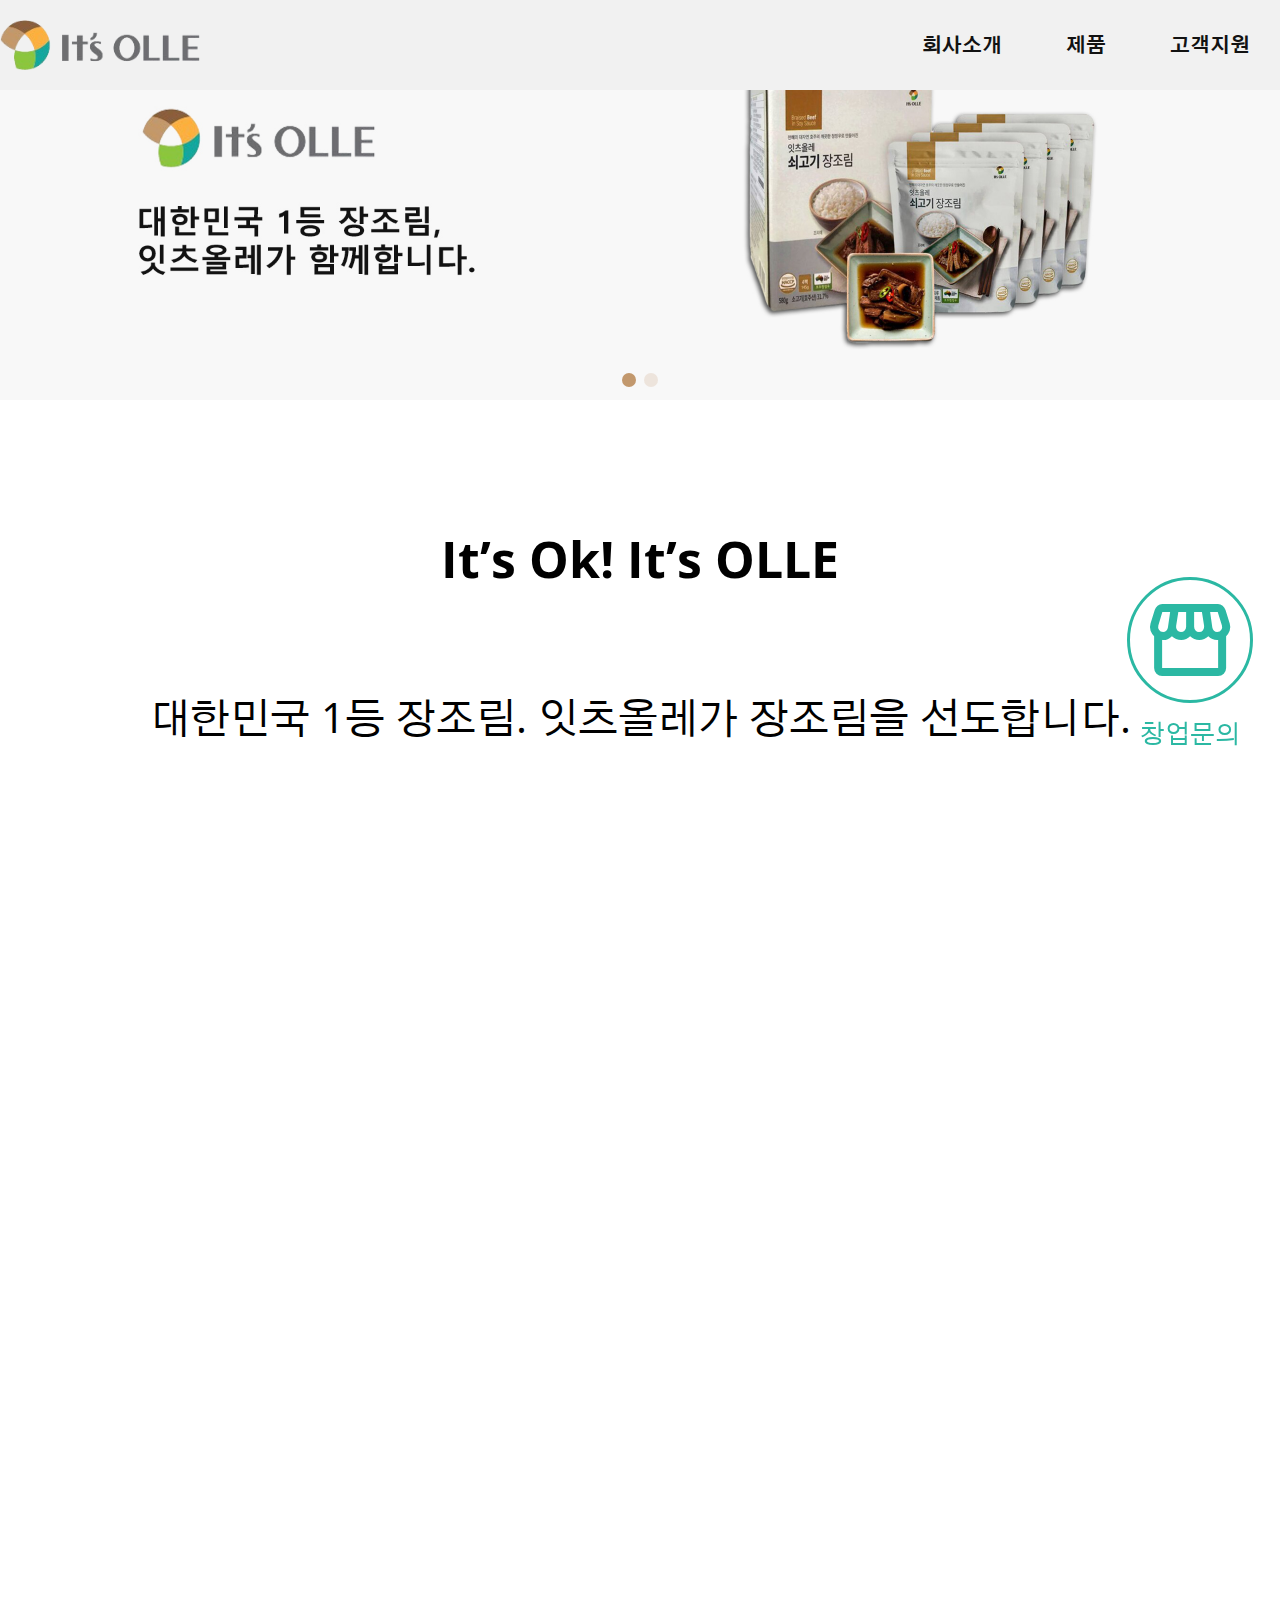
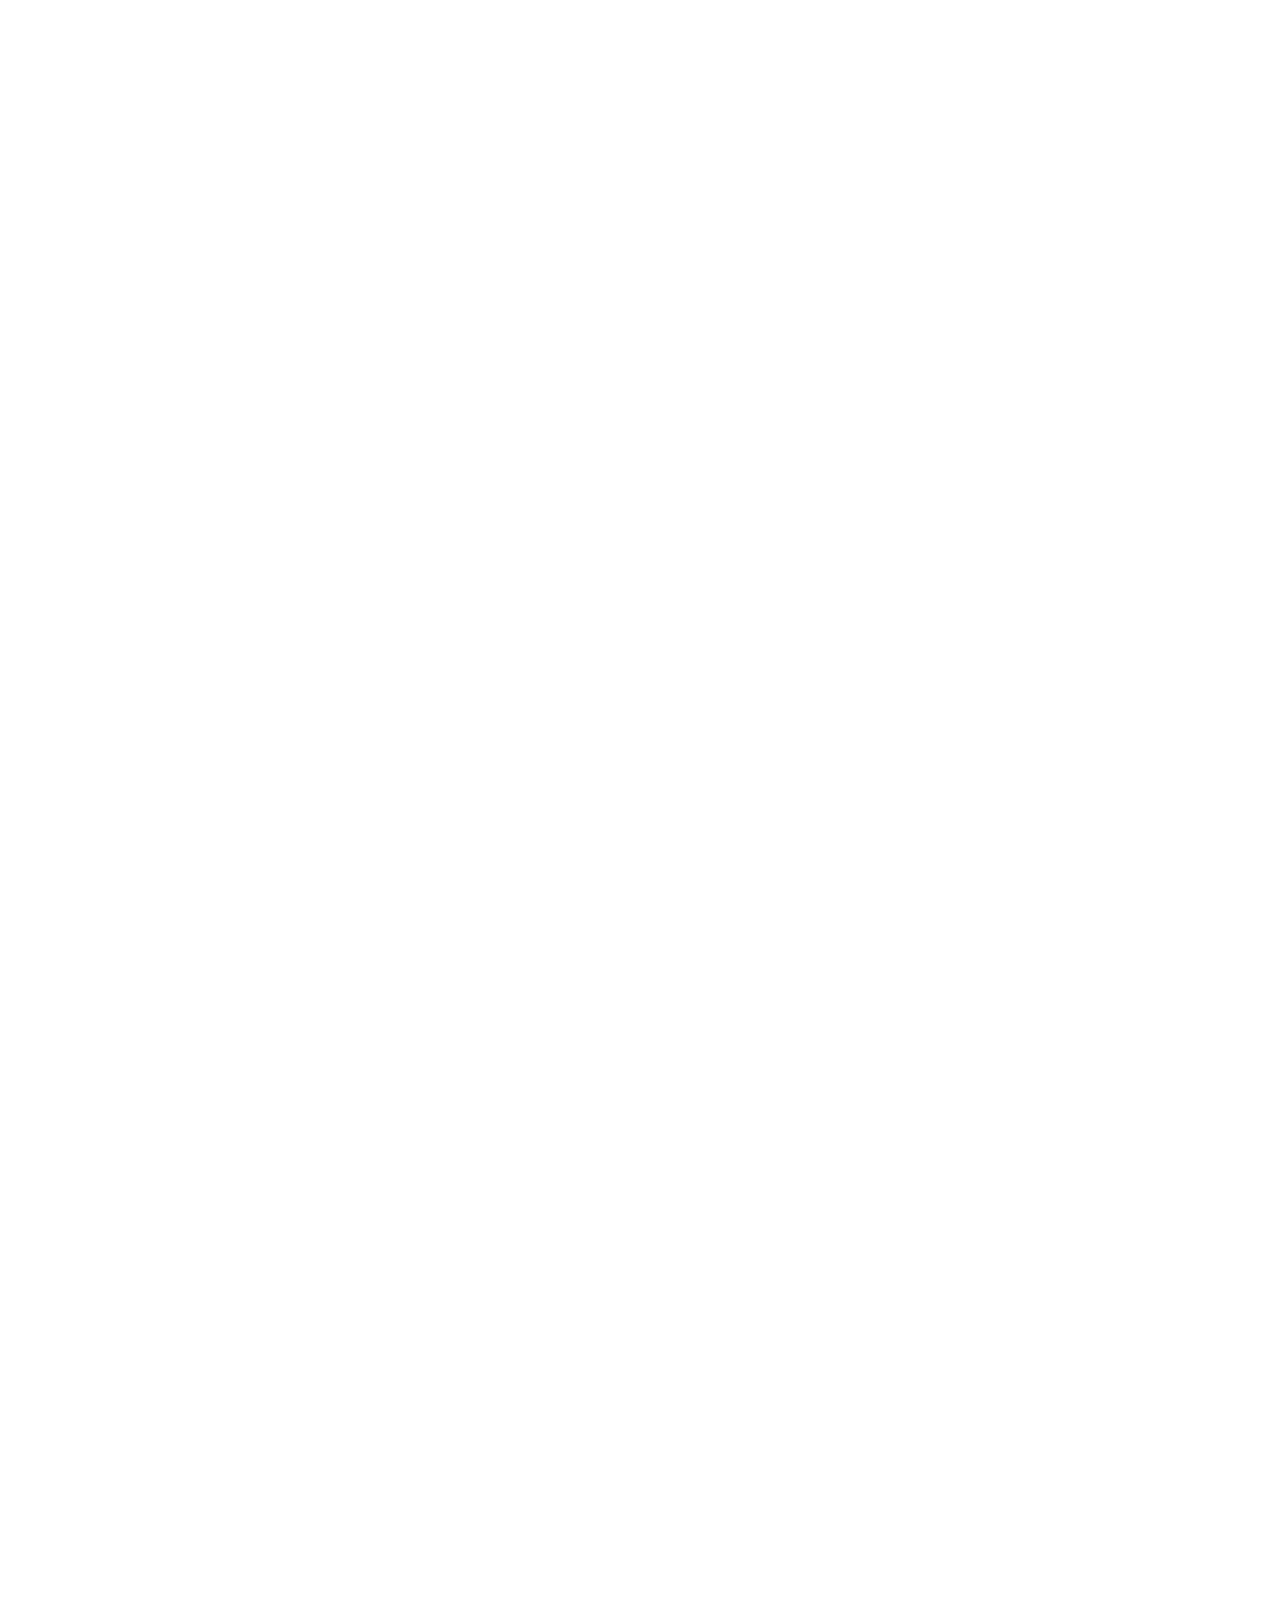
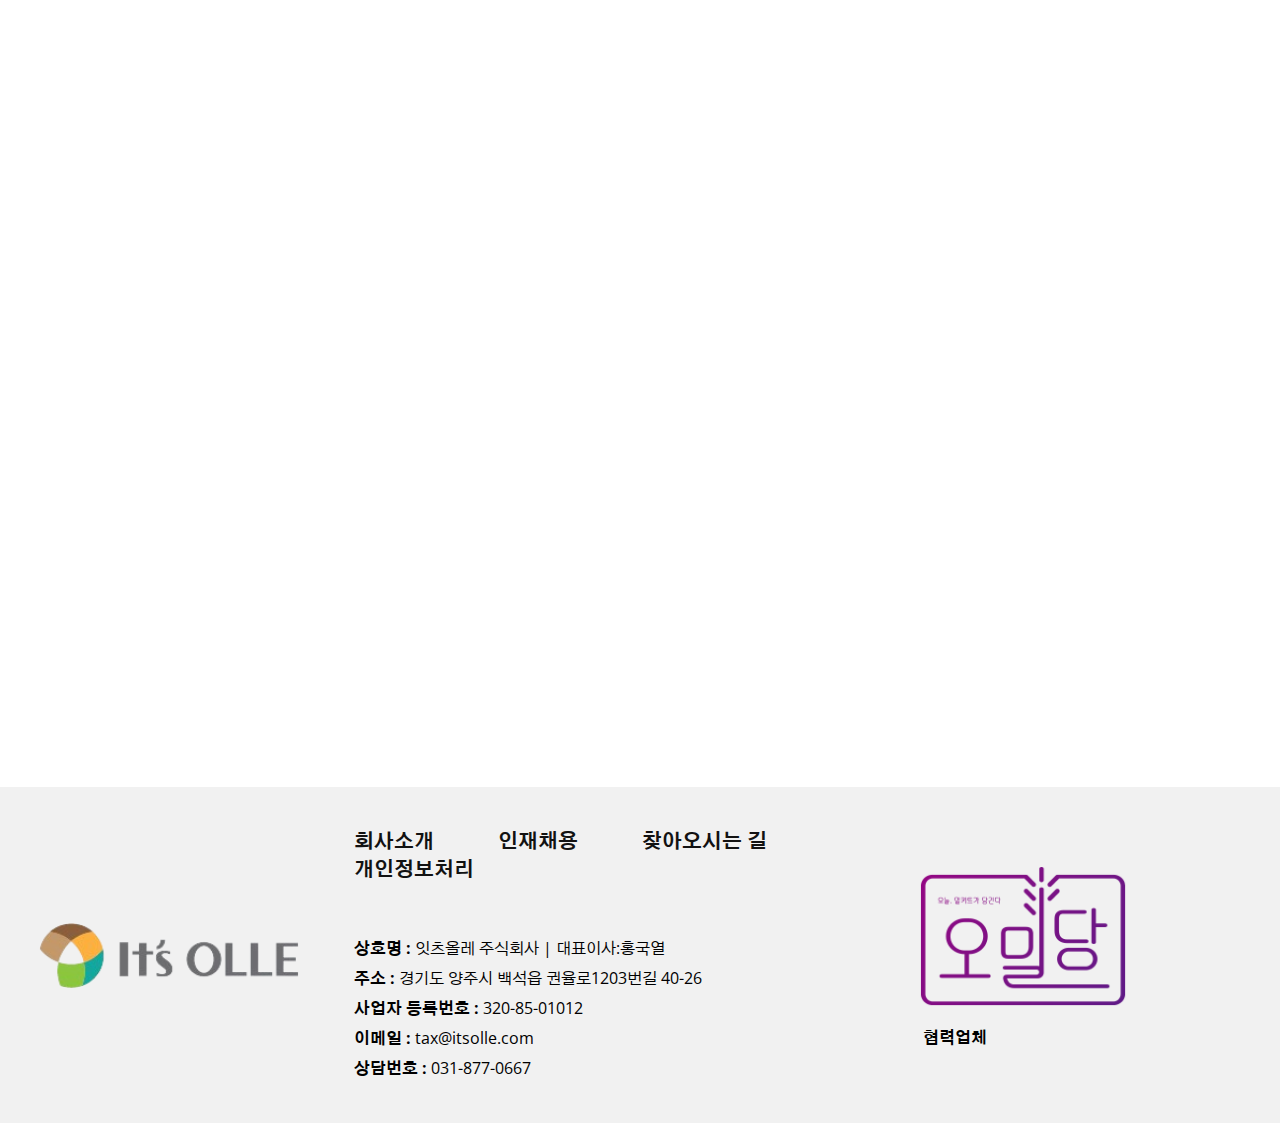
<file: 2-olleh/index-2.html>
<!DOCTYPE html>
<html lang="ko">
<head>
<meta charset="UTF-8">
<meta http-equiv="X-UA-Compatible" content="IE=edge">
<meta name="viewport" content="width=device-width, initial-scale=1.0">
<link href="https://fonts.googleapis.com/css2?family=Material+Symbols+Outlined" rel="stylesheet" />
<link rel="stylesheet" href="https://cdn.jsdelivr.net/npm/swiper@9/swiper-bundle.min.css"/>
<link href="https://cdn.jsdelivr.net/npm/aos@2.3.4/dist/aos.css" rel="stylesheet" />
<link rel="icon" href="img/1p/favicon.png" type="img/png" sizes="40x40">
<link rel="stylesheet" href="css/1p/common.css">
<link rel="stylesheet" href="css/2p/index-2.css">
<title>IT's OLLE</title>
<style>

</style>
</head>
<body>

    

<main>
    <header>
            <div class="container flex-box">
                <div class="logo">
                    <a href="index.html"><img src="img/1p/logo.png" alt="logo"></a>
                </div>
                <ul>
                <li><a href="index-2.html">회사소개</a></li>
                <li><a href="index-3.html">제품</a></li>
                <li><a href="#">고객지원</a></li>
                <li class="menu">
                    <span class="material-symbols-outlined">menu</span>
                    <ul class="list">
                    <li><a href="index-2.html">회사소개</a></li>
                    <li><a href="index-3.html">제품</a></li>
                    <li><a href="#">고객지원</a></li>
                    </ul>
                </li>
                </ul>
        </header>


        <section class="sec1">
        <div>
            <div class="swiper mySwiper">
            <div class="swiper-wrapper">
                <div class="swiper-slide">
                <div>
                    <img src="img/2p/2p-b-1.jpg" alt="" class="pc-img">
                    <img src="img/2p/2p-b-1-ta.png" alt="" class="ta-img">
                    <img src="img/2p/2p-b-1-mo.png" alt="" class="mo-img">
                </div>
                </div>
                <div class="swiper-slide">
                <div>
                    <img src="img/2p/2p-b-2.jpg" alt="" class="pc-img">
                    <img src="img/2p/2p-b-2-ta.png" alt="" class="ta-img">
                    <img src="img/2p/2p-b-2-mo.png" alt="" class="mo-img">
                </div>
                </div>
            </div> <!-- swiper-wrapper 끝 -->
            <div class="swiper-pagination"></div> <!-- 페이지네이션 꼭 추가 -->
            </div> <!-- swiper 끝 -->
        </div>
        </section>


        <section class="sec2">
            <div class="container">
                <h2>It’s Ok! It’s OLLE</h2>
                <span>대한민국 1등 장조림. <br>잇츠올레가 장조림을 선도합니다.</span>
                <h2 data-aos="zoom-in" data-aos-duration="600" data-aos-easing="ease-out-cubic">잇츠올레의 이야기</h2>
                <div data-aos="fade-down" data-aos-delay="200" data-aos-duration="600"><img src="img/2p/s2-2-1-1.png" alt=""></div>
            </div>
        </section>

                <section class="sec3-2">
            <div class="store flex-box">
                <a href="#">
                    <div class="icon">
                        <svg xmlns="http://www.w3.org/2000/svg" height="120px" viewBox="0 -960 960 960" width="120px" fill="#2bb8a3"><path d="M841-518v318q0 33-23.5 56.5T761-120H201q-33 0-56.5-23.5T121-200v-318q-23-21-35.5-54t-.5-72l42-136q8-26 28.5-43t47.5-17h556q27 0 47 16.5t29 43.5l42 136q12 39-.5 71T841-518Zm-272-42q27 0 41-18.5t11-41.5l-22-140h-78v148q0 21 14 36.5t34 15.5Zm-180 0q23 0 37.5-15.5T441-612v-148h-78l-22 140q-4 24 10.5 42t37.5 18Zm-178 0q18 0 31.5-13t16.5-33l22-154h-78l-40 134q-6 20 6.5 43t41.5 23Zm540 0q29 0 42-23t6-43l-42-134h-76l22 154q3 20 16.5 33t31.5 13ZM201-200h560v-282q-5 2-6.5 2H751q-27 0-47.5-9T663-518q-18 18-41 28t-49 10q-27 0-50.5-10T481-518q-17 18-39.5 28T393-480q-29 0-52.5-10T299-518q-21 21-41.5 29.5T211-480h-4.5q-2.5 0-5.5-2v282Zm560 0H201h560Z"/></svg>
                        <span>창업문의</span>
                    </div>
                </a>
            </div>
        </section>

        <section class="sec3-2-npc">
            <ul class="bnav flex-box">
                <li>
                <a href="#" class="made">
                    <svg xmlns="http://www.w3.org/2000/svg" height="60px" viewBox="0 -960 960 960" width="60px" fill="#effffc">
                    <path d="M841-518v318q0 33-23.5 56.5T761-120H201q-33 0-56.5-23.5T121-200v-318q-23-21-35.5-54t-.5-72l42-136q8-26 28.5-43t47.5-17h556q27 0 47 16.5t29 43.5l42 136q12 39-.5 71T841-518Zm-272-42q27 0 41-18.5t11-41.5l-22-140h-78v148q0 21 14 36.5t34 15.5Zm-180 0q23 0 37.5-15.5T441-612v-148h-78l-22 140q-4 24 10.5 42t37.5 18Zm-178 0q18 0 31.5-13t16.5-33l22-154h-78l-40 134q-6 20 6.5 43t41.5 23Zm540 0q29 0 42-23t6-43l-42-134h-76l22 154q3 20 16.5 33t31.5 13ZM201-200h560v-282q-5 2-6.5 2H751q-27 0-47.5-9T663-518q-18 18-41 28t-49 10q-27 0-50.5-10T481-518q-17 18-39.5 28T393-480q-29 0-52.5-10T299-518q-21 21-41.5 29.5T211-480h-4.5q-2.5 0-5.5-2v282Zm560 0H201h560Z"/>
                    </svg>
                    <span>창업문의</span>
                </a>
                </li>
                <li>
                <a href="#" class="made">
                    <svg xmlns="http://www.w3.org/2000/svg" height="60px" viewBox="0 -960 960 960" width="60px" fill="#effffc">
                    <path d="M798-120q-125 0-247-54.5T329-329Q229-429 174.5-551T120-798q0-18 12-30t30-12h162q14 0 25 9.5t13 22.5l26 140q2 16-1 27t-11 19l-97 98q20 37 47.5 71.5T387-386q31 31 65 57.5t72 48.5l94-94q9-9 23.5-13.5T670-390l138 28q14 4 23 14.5t9 23.5v162q0 18-12 30t-30 12ZM241-600l66-66-17-94h-89q5 41 14 81t26 79Zm358 358q39 17 79.5 27t81.5 13v-88l-94-19-67 67ZM241-600Zm358 358Z"/>
                    </svg>
                    <span>고객센터</span>
                </a>
                </li>
                <li>
                <a href="#" class="made">
                    <svg xmlns="http://www.w3.org/2000/svg" height="60px" viewBox="0 -960 960 960" width="60px" fill="#effffc"><path d="M240-399h313v-60H240v60Zm0-130h480v-60H240v60Zm0-130h480v-60H240v60ZM80-80v-740q0-24 18-42t42-18h680q24 0 42 18t18 42v520q0 24-18 42t-42 18H240L80-80Zm134-220h606v-520H140v600l74-80Zm-74 0v-520 520Z"/></svg>
                    <span>문의하기</span>
                </a>
                </li>
            </ul>
        </section>
        
</main>

    <footer>
    <div class="fo">
        <div class="flex-box">

        
        <div class="footer-logo">
            <img src="img/1p/logo.png" alt="">
        </div>

        
        <div class="footer-center">
            <div class="top">
            <ul>
                <li><a href="#">회사소개</a></li>
                <li><a href="#">인재채용</a></li>
                <li><a href="#">찾아오시는 길</a></li>
                <li><a href="#">개인정보처리</a></li>
            </ul>
            </div>
            <div class="info">
            <p><span>상호명 :</span> 잇츠올레 주식회사 | 대표이사:홍국열</p>
            <p><span>주소 :</span> 경기도 양주시 백석읍 권율로1203번길 40-26</p>
            <p><span>사업자 등록번호 :</span> 320-85-01012</p>
            <p><span>이메일 :</span> tax@itsolle.com</p>
            <p><span>상담번호 :</span> 031-877-0667</p>
            </div>
        </div>

        
        <div class="par">
            <div class="logo2">
            <a href="#"><img src="img/1p/logo2.png" alt=""></a>
            <p>협력업체</p>
            </div>
        </div>

        </div>
    </div>
    </footer>


<script src="https://ajax.googleapis.com/ajax/libs/jquery/3.5.1/jquery.min.js"></script>
<script src="js/1p/common.js"></script>
<script src="js/2p/index-2.js"></script>
<script src="https://cdn.jsdelivr.net/npm/swiper@9/swiper-bundle.min.js"></script>
<script>
    var swiper = new Swiper(".mySwiper", {
     slidesPerView: 1,
     spaceBetween: 30,
    
    pagination: {
        clickable: true,
        el: ".swiper-pagination",
    },
    loop: true,
});


  var swiper_2 = new Swiper(".mySwiper_2", {
    slidesPerView: 1.2,
    spaceBetween: 30,
 
    pagination: {
      el: ".swiper-pagination",
      clickable: true,
    },
    loop: true,
  });
</script>

<script src="https://cdn.jsdelivr.net/npm/aos@2.3.4/dist/aos.js"></script>

<script>
    AOS.init({
      disable: 'mobile',
      once: true,
      duration: 800
    });
</script>


</body>
</html>
</file>
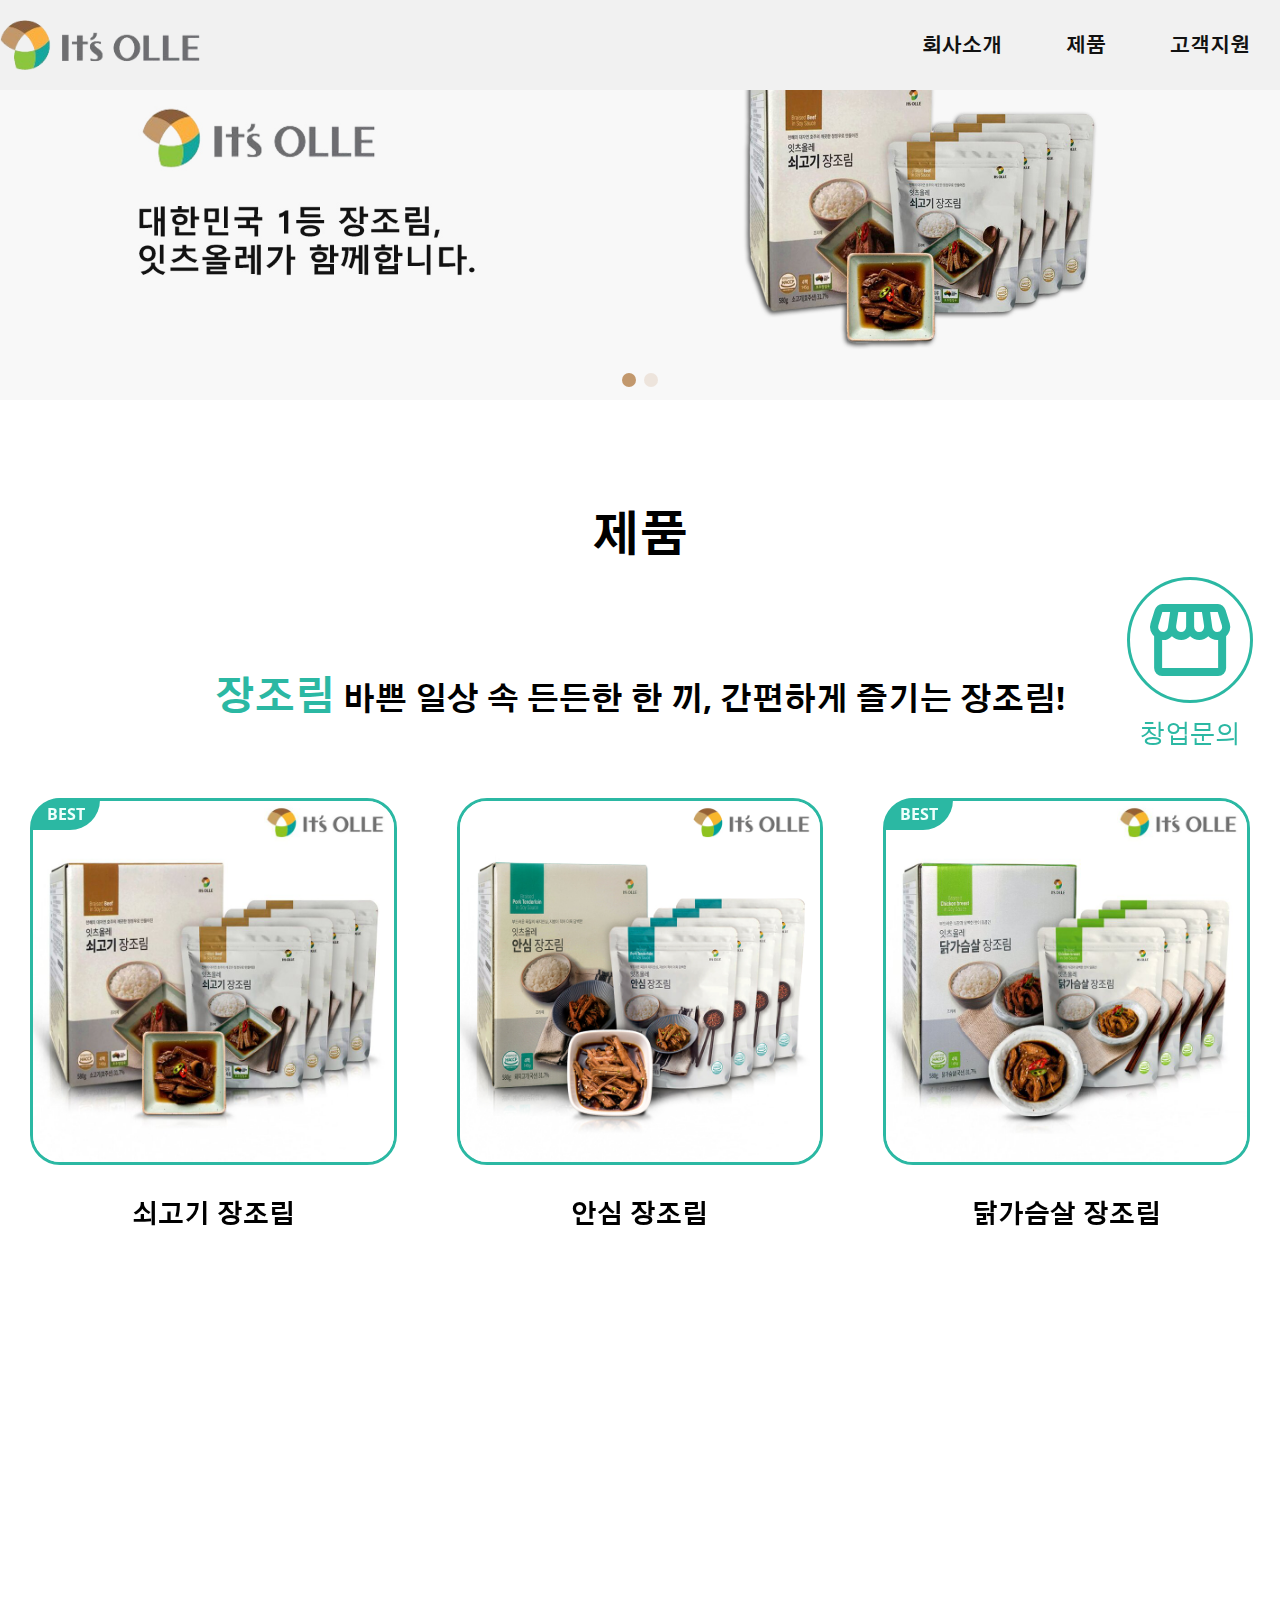
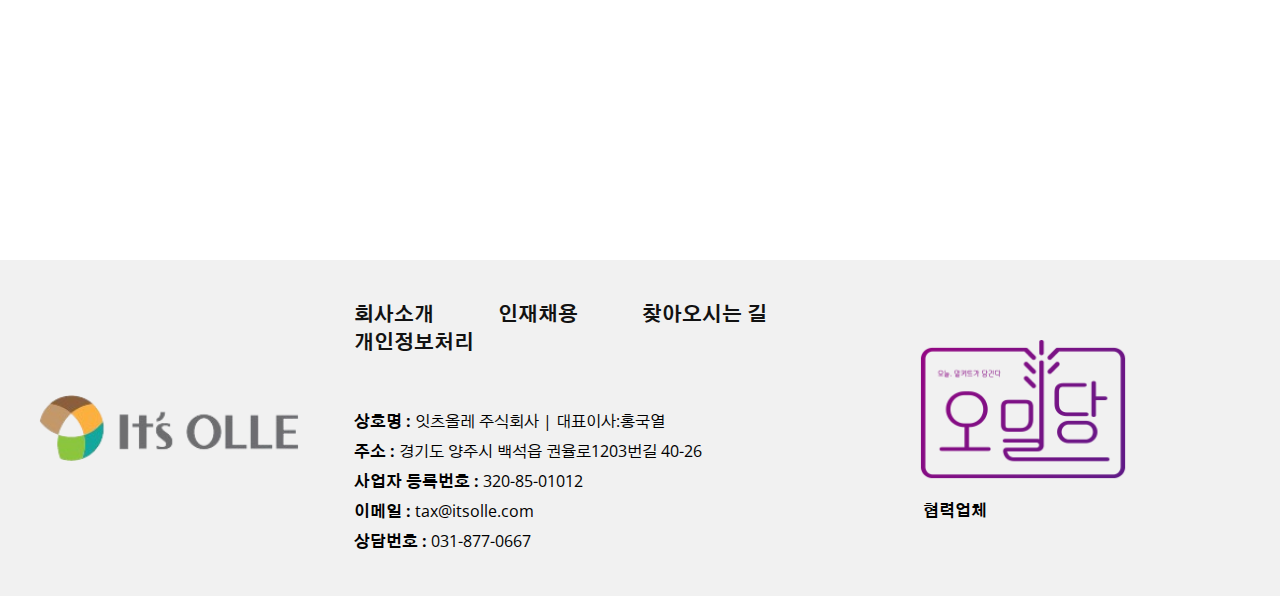
<file: 2-olleh/index-3.html>
<!DOCTYPE html>
<html lang="ko">
<head>
<meta charset="UTF-8">
<meta http-equiv="X-UA-Compatible" content="IE=edge">
<meta name="viewport" content="width=device-width, initial-scale=1.0">
<link href="https://fonts.googleapis.com/css2?family=Material+Symbols+Outlined" rel="stylesheet" />
<link rel="stylesheet" href="https://cdn.jsdelivr.net/npm/swiper@9/swiper-bundle.min.css"/>
<link href="https://cdn.jsdelivr.net/npm/aos@2.3.4/dist/aos.css" rel="stylesheet" />
<link rel="icon" href="img/1p/favicon.png" type="img/png" sizes="40x40">
<link rel="stylesheet" href="css/1p/common.css">
<link rel="stylesheet" href="css/2p/index-2.css">
<link rel="stylesheet" href="css/3p/index-3.css">
<title>IT's OLLE</title>
<style>

</style>
</head>
<body>

    <main>
        <header>
            <div class="container flex-box">
                <div class="logo">
                    <a href="index.html"><img src="img/1p/logo.png" alt="logo"></a>
                </div>
                <ul>
                <li><a href="index-2.html">회사소개</a></li>
                <li><a href="#">제품</a></li>
                <li><a href="#">고객지원</a></li>
                <li class="menu">
                    <span class="material-symbols-outlined">menu</span>
                    <ul class="list">
                    <li><a href="index-2.html">회사소개</a></li>
                    <li><a href="#">제품</a></li>
                    <li><a href="#">고객지원</a></li>
                    </ul>
                </li>
                </ul>
        </header>

        <section class="sec1">
        <div>
            <div class="swiper mySwiper">
            <div class="swiper-wrapper">
                <div class="swiper-slide">
                <div>
                    <img src="img/2p/2p-b-1.jpg" alt="" class="pc-img">
                    <img src="img/2p/2p-b-1-ta.png" alt="" class="ta-img">
                    <img src="img/2p/2p-b-1-mo.png" alt="" class="mo-img">
                </div>
                </div>
                <div class="swiper-slide">
                <div>
                    <img src="img/2p/2p-b-2.jpg" alt="" class="pc-img">
                    <img src="img/2p/2p-b-2-ta.png" alt="" class="ta-img">
                    <img src="img/2p/2p-b-2-mo.png" alt="" class="mo-img">
                </div>
                </div>
            </div> <!-- swiper-wrapper 끝 -->
            <div class="swiper-pagination"></div> <!-- 페이지네이션 꼭 추가 -->
            </div> <!-- swiper 끝 -->
        </div>
        </section>

        <section class="sec3-1">
                    <h2>제품</h2>
                    <h3><span>장조림</span><br> 바쁜 일상 속 든든한 한 끼,<br class="br-ta"> 간편하게 즐기는 장조림!</h3>
            <div class="container flex-box">

                <div data-aos="fade-right">
                    <div class="img-box">
                        <span class="badge best">BEST</span>
                        <a href="index-4.html"><img src="img/3p/2p-s1-1.jpg" alt="쇠고기 장조림"></a>
                    </div>
                    <p>쇠고기 장조림</p>
                </div>      

                <div data-aos="fade-down" data-aos-delay="100">
                    <div class="img-box">
                    <a href="#"><img src="img/3p/2p-s1-2.jpg" alt="안심 장조림"></a>
                    </div>
                    <p>안심 장조림</p>
                </div>

                <div data-aos="fade-left" data-aos-delay="200">
                    <div class="img-box">
                        <span class="badge best">BEST</span>
                        <a href="#"><img src="img/3p/2p-s1-3.jpg" alt="닭가슴살 장조림"></a>
                    </div>
                    <p>닭가슴살 장조림</p>
                </div>

                <div data-aos="fade-right" data-aos-delay="300">
                    <div class="img-box">
                    <a href="#"><img src="img/3p/2p-s1-4.jpg" alt="쇠고기 메추리알 장조림"></a>
                    </div>
                    <p>쇠고기 메추리알 장조림</p>
                </div>
            

                <div  data-aos="fade-up" data-aos-delay="400">
                    <div class="img-box">
                        <span class="badge new">NEW</span>
                        <a href="#"><img src="img/3p/2p-s1-5.jpg" alt="버터 장조림"></a>
                    </div>
                    <p>버터 장조림</p>
                </div>
            </div>


            </section>

        <section class="sec3-2">
            <div class="store flex-box">
                <a href="#">
                    <div class="icon">
                        <svg xmlns="http://www.w3.org/2000/svg" height="120px" viewBox="0 -960 960 960" width="120px" fill="#2bb8a3"><path d="M841-518v318q0 33-23.5 56.5T761-120H201q-33 0-56.5-23.5T121-200v-318q-23-21-35.5-54t-.5-72l42-136q8-26 28.5-43t47.5-17h556q27 0 47 16.5t29 43.5l42 136q12 39-.5 71T841-518Zm-272-42q27 0 41-18.5t11-41.5l-22-140h-78v148q0 21 14 36.5t34 15.5Zm-180 0q23 0 37.5-15.5T441-612v-148h-78l-22 140q-4 24 10.5 42t37.5 18Zm-178 0q18 0 31.5-13t16.5-33l22-154h-78l-40 134q-6 20 6.5 43t41.5 23Zm540 0q29 0 42-23t6-43l-42-134h-76l22 154q3 20 16.5 33t31.5 13ZM201-200h560v-282q-5 2-6.5 2H751q-27 0-47.5-9T663-518q-18 18-41 28t-49 10q-27 0-50.5-10T481-518q-17 18-39.5 28T393-480q-29 0-52.5-10T299-518q-21 21-41.5 29.5T211-480h-4.5q-2.5 0-5.5-2v282Zm560 0H201h560Z"/></svg>
                        <span>창업문의</span>
                    </div>
                </a>
            </div>
        </section>

        <section class="sec3-2-npc">
            <ul class="bnav flex-box">
                <li>
                <a href="#" class="made">
                    <svg xmlns="http://www.w3.org/2000/svg" height="60px" viewBox="0 -960 960 960" width="60px" fill="#effffc">
                    <path d="M841-518v318q0 33-23.5 56.5T761-120H201q-33 0-56.5-23.5T121-200v-318q-23-21-35.5-54t-.5-72l42-136q8-26 28.5-43t47.5-17h556q27 0 47 16.5t29 43.5l42 136q12 39-.5 71T841-518Zm-272-42q27 0 41-18.5t11-41.5l-22-140h-78v148q0 21 14 36.5t34 15.5Zm-180 0q23 0 37.5-15.5T441-612v-148h-78l-22 140q-4 24 10.5 42t37.5 18Zm-178 0q18 0 31.5-13t16.5-33l22-154h-78l-40 134q-6 20 6.5 43t41.5 23Zm540 0q29 0 42-23t6-43l-42-134h-76l22 154q3 20 16.5 33t31.5 13ZM201-200h560v-282q-5 2-6.5 2H751q-27 0-47.5-9T663-518q-18 18-41 28t-49 10q-27 0-50.5-10T481-518q-17 18-39.5 28T393-480q-29 0-52.5-10T299-518q-21 21-41.5 29.5T211-480h-4.5q-2.5 0-5.5-2v282Zm560 0H201h560Z"/>
                    </svg>
                    <span>창업문의</span>
                </a>
                </li>
                <li>
                <a href="#" class="made">
                    <svg xmlns="http://www.w3.org/2000/svg" height="60px" viewBox="0 -960 960 960" width="60px" fill="#effffc">
                    <path d="M798-120q-125 0-247-54.5T329-329Q229-429 174.5-551T120-798q0-18 12-30t30-12h162q14 0 25 9.5t13 22.5l26 140q2 16-1 27t-11 19l-97 98q20 37 47.5 71.5T387-386q31 31 65 57.5t72 48.5l94-94q9-9 23.5-13.5T670-390l138 28q14 4 23 14.5t9 23.5v162q0 18-12 30t-30 12ZM241-600l66-66-17-94h-89q5 41 14 81t26 79Zm358 358q39 17 79.5 27t81.5 13v-88l-94-19-67 67ZM241-600Zm358 358Z"/>
                    </svg>
                    <span>고객센터</span>
                </a>
                </li>
                <li>
                <a href="#" class="made">
                    <svg xmlns="http://www.w3.org/2000/svg" height="60px" viewBox="0 -960 960 960" width="60px" fill="#effffc"><path d="M240-399h313v-60H240v60Zm0-130h480v-60H240v60Zm0-130h480v-60H240v60ZM80-80v-740q0-24 18-42t42-18h680q24 0 42 18t18 42v520q0 24-18 42t-42 18H240L80-80Zm134-220h606v-520H140v600l74-80Zm-74 0v-520 520Z"/></svg>
                    <span>문의하기</span>
                </a>
                </li>
            </ul>
        </section>


    </main>

    <footer>
    <div class="fo">
        <div class="flex-box">

        
        <div class="footer-logo">
            <img src="img/1p/logo.png" alt="">
        </div>

        
        <div class="footer-center">
            <div class="top">
            <ul>
                <li><a href="#">회사소개</a></li>
                <li><a href="#">인재채용</a></li>
                <li><a href="#">찾아오시는 길</a></li>
                <li><a href="#">개인정보처리</a></li>
            </ul>
            </div>
            <div class="info">
            <p><span>상호명 :</span> 잇츠올레 주식회사 | 대표이사:홍국열</p>
            <p><span>주소 :</span> 경기도 양주시 백석읍 권율로1203번길 40-26</p>
            <p><span>사업자 등록번호 :</span> 320-85-01012</p>
            <p><span>이메일 :</span> tax@itsolle.com</p>
            <p><span>상담번호 :</span> 031-877-0667</p>
            </div>
        </div>

        
        <div class="par">
            <div class="logo2">
            <a href="#"><img src="img/1p/logo2.png" alt=""></a>
            <p>협력업체</p>
            </div>
        </div>

        </div>
    </div>
    </footer>

<script src="https://ajax.googleapis.com/ajax/libs/jquery/3.5.1/jquery.min.js"></script>
<script src="https://cdn.jsdelivr.net/npm/swiper@9/swiper-bundle.min.js"></script>
<script>
    var swiper = new Swiper(".mySwiper", {
     slidesPerView: 1,
     spaceBetween: 30,
    
    pagination: {
        clickable: true,
        el: ".swiper-pagination",
    },
    loop: true,
});


  var swiper_2 = new Swiper(".mySwiper_2", {
    slidesPerView: 1.2,
    spaceBetween: 30,
 
    pagination: {
      el: ".swiper-pagination",
      clickable: true,
    },
    loop: true,
  });
</script>
<script src="js/1p/common.js"></script>
<script src="https://cdn.jsdelivr.net/npm/aos@2.3.4/dist/aos.js"></script>
<script>
  AOS.init({
    disable: 'mobile',
    duration: 1000, // 애니메이션 지속 시간
    easing: 'ease-in-out',
    once: true, // 스크롤 시 한 번만 재생
  });
</script>







</body>
</html>
</file>
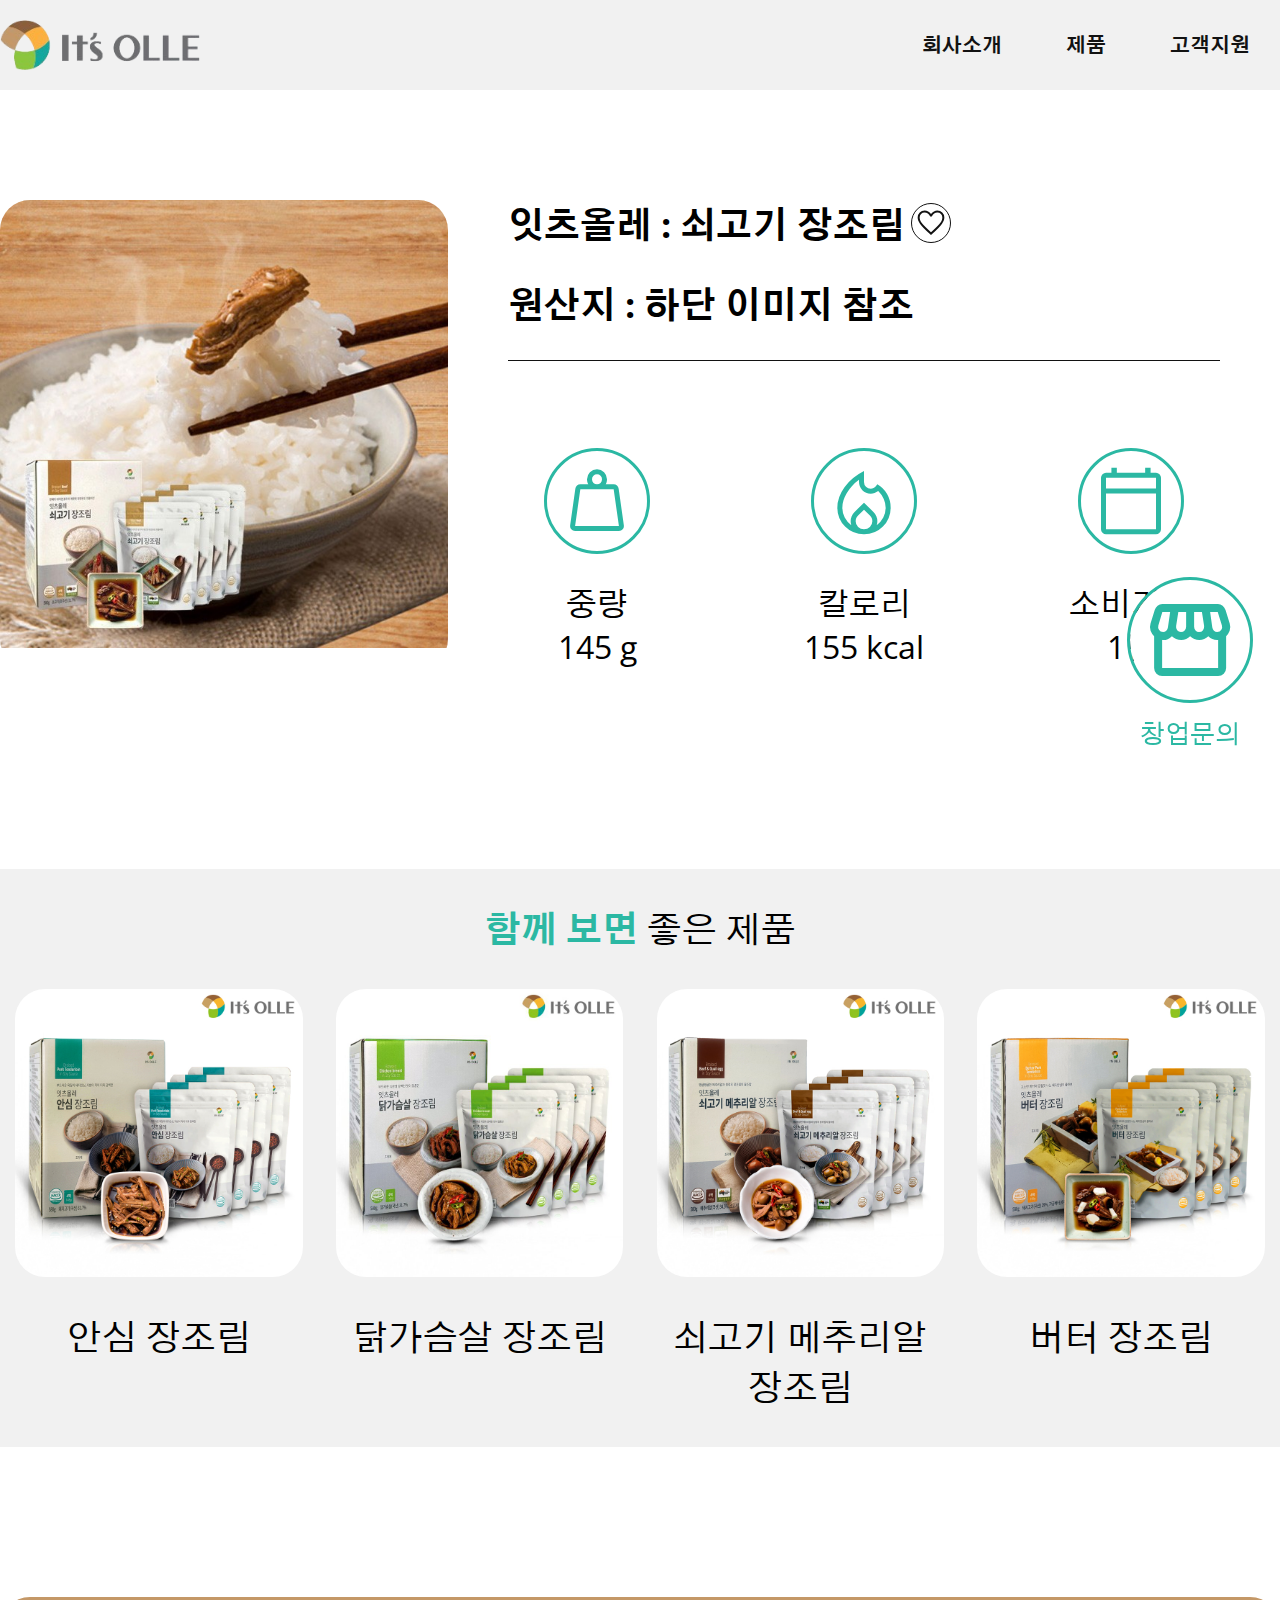
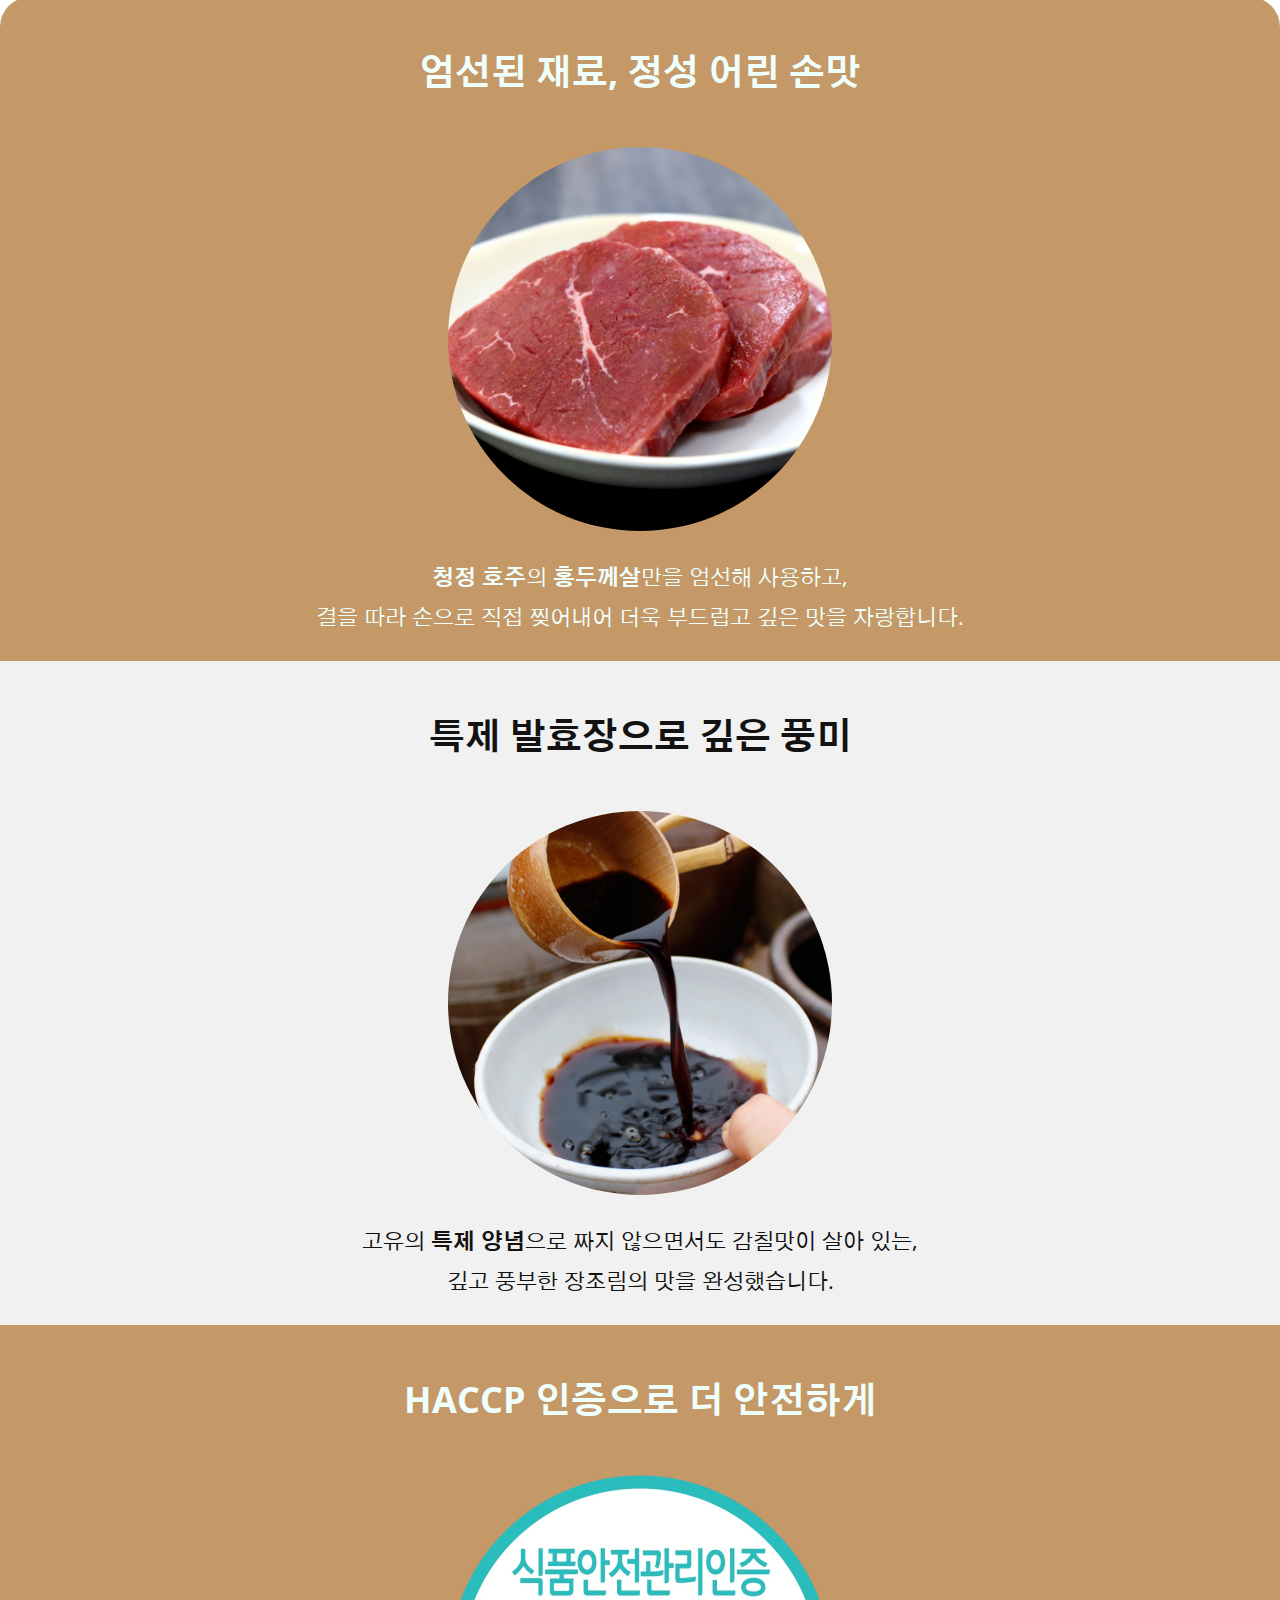
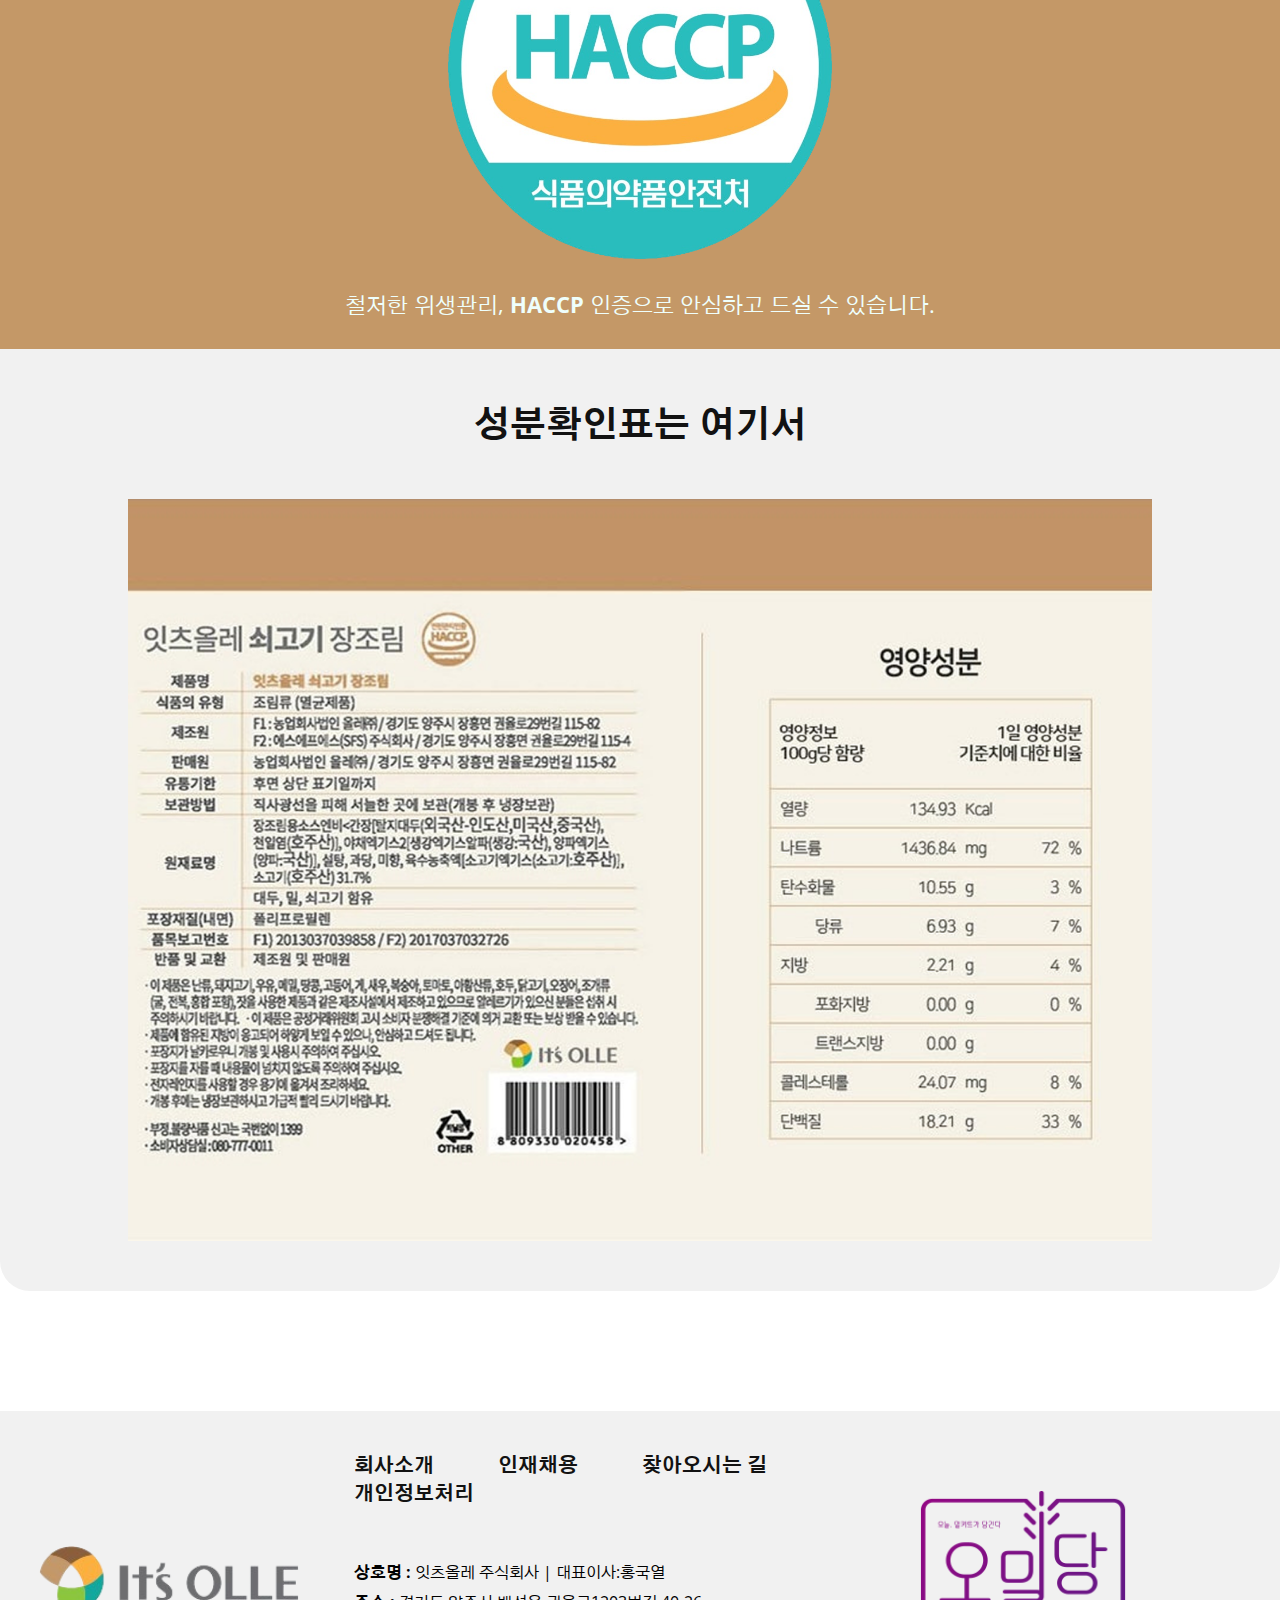
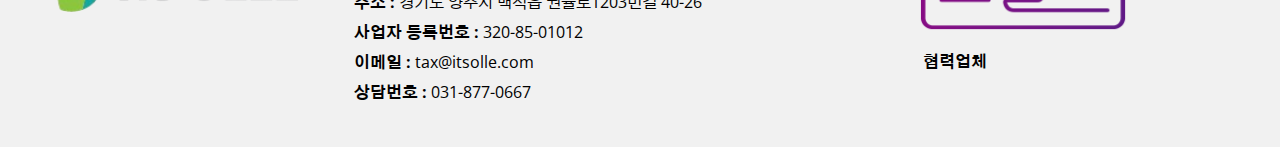
<file: 2-olleh/index-4.html>
<!DOCTYPE html>
<html lang="ko">
<head>
<meta charset="UTF-8">
<meta http-equiv="X-UA-Compatible" content="IE=edge">
<meta name="viewport" content="width=device-width, initial-scale=1.0">
<link href="https://fonts.googleapis.com/css2?family=Material+Symbols+Outlined" rel="stylesheet" />
<link href="https://cdn.jsdelivr.net/npm/aos@2.3.4/dist/aos.css" rel="stylesheet" />
<link rel="stylesheet" href="https://cdn.jsdelivr.net/npm/swiper@11/swiper-bundle.min.css" />
<link rel="icon" href="img/1p/favicon.png" type="img/png" sizes="40x40">
<link rel="stylesheet" href="css/1p/common.css">
<link rel="stylesheet" href="css/2p/index-2.css">
<link rel="stylesheet" href="css/4p/index-4.css">
<title>IT's OLLE</title>
<style>

    /* 스와이퍼 */
    .swiper {
      width: 100%;
      height: 100%;
    }

    .swiper-slide {
      text-align: center;
      font-size: 18px;
    
      display: flex;
      justify-content: center;
      align-items: center;
    }

    .swiper-slide img {
      display: block;
      width: 100%;
      height: 100%;
      object-fit: cover;
    }



</style>
</head> 
<body>
    <main>
                <header>
            <div class="container flex-box">
                <div class="logo">
                    <a href="index.html"><img src="img/1p/logo.png" alt="logo"></a>
                </div>
                <ul>
                <li><a href="index-2.html">회사소개</a></li>
                <li><a href="index-3.html">제품</a></li>
                <li><a href="#">고객지원</a></li>
                <li class="menu">
                    <span class="material-symbols-outlined">menu</span>
                    <ul class="list">
                    <li><a href="index-2.html">회사소개</a></li>
                    <li><a href="index-3.html">제품</a></li>
                    <li><a href="#">고객지원</a></li>
                    </ul>
                </li>
                </ul>
        </header>

                <section class="sec3-2">
            <div class="store flex-box">
                <a href="#">
                    <div class="icon">
                        <svg xmlns="http://www.w3.org/2000/svg" height="120px" viewBox="0 -960 960 960" width="120px" fill="#2bb8a3"><path d="M841-518v318q0 33-23.5 56.5T761-120H201q-33 0-56.5-23.5T121-200v-318q-23-21-35.5-54t-.5-72l42-136q8-26 28.5-43t47.5-17h556q27 0 47 16.5t29 43.5l42 136q12 39-.5 71T841-518Zm-272-42q27 0 41-18.5t11-41.5l-22-140h-78v148q0 21 14 36.5t34 15.5Zm-180 0q23 0 37.5-15.5T441-612v-148h-78l-22 140q-4 24 10.5 42t37.5 18Zm-178 0q18 0 31.5-13t16.5-33l22-154h-78l-40 134q-6 20 6.5 43t41.5 23Zm540 0q29 0 42-23t6-43l-42-134h-76l22 154q3 20 16.5 33t31.5 13ZM201-200h560v-282q-5 2-6.5 2H751q-27 0-47.5-9T663-518q-18 18-41 28t-49 10q-27 0-50.5-10T481-518q-17 18-39.5 28T393-480q-29 0-52.5-10T299-518q-21 21-41.5 29.5T211-480h-4.5q-2.5 0-5.5-2v282Zm560 0H201h560Z"/></svg>
                        <span>창업문의</span>
                    </div>
                </a>
            </div>
        </section>

        <section class="sec3-2-npc">
            <ul class="bnav flex-box">
                <li>
                <a href="#" class="made">
                    <svg xmlns="http://www.w3.org/2000/svg" height="60px" viewBox="0 -960 960 960" width="60px" fill="#effffc">
                    <path d="M841-518v318q0 33-23.5 56.5T761-120H201q-33 0-56.5-23.5T121-200v-318q-23-21-35.5-54t-.5-72l42-136q8-26 28.5-43t47.5-17h556q27 0 47 16.5t29 43.5l42 136q12 39-.5 71T841-518Zm-272-42q27 0 41-18.5t11-41.5l-22-140h-78v148q0 21 14 36.5t34 15.5Zm-180 0q23 0 37.5-15.5T441-612v-148h-78l-22 140q-4 24 10.5 42t37.5 18Zm-178 0q18 0 31.5-13t16.5-33l22-154h-78l-40 134q-6 20 6.5 43t41.5 23Zm540 0q29 0 42-23t6-43l-42-134h-76l22 154q3 20 16.5 33t31.5 13ZM201-200h560v-282q-5 2-6.5 2H751q-27 0-47.5-9T663-518q-18 18-41 28t-49 10q-27 0-50.5-10T481-518q-17 18-39.5 28T393-480q-29 0-52.5-10T299-518q-21 21-41.5 29.5T211-480h-4.5q-2.5 0-5.5-2v282Zm560 0H201h560Z"/>
                    </svg>
                    <span>창업문의</span>
                </a>
                </li>
                <li>
                <a href="#" class="made">
                    <svg xmlns="http://www.w3.org/2000/svg" height="60px" viewBox="0 -960 960 960" width="60px" fill="#effffc">
                    <path d="M798-120q-125 0-247-54.5T329-329Q229-429 174.5-551T120-798q0-18 12-30t30-12h162q14 0 25 9.5t13 22.5l26 140q2 16-1 27t-11 19l-97 98q20 37 47.5 71.5T387-386q31 31 65 57.5t72 48.5l94-94q9-9 23.5-13.5T670-390l138 28q14 4 23 14.5t9 23.5v162q0 18-12 30t-30 12ZM241-600l66-66-17-94h-89q5 41 14 81t26 79Zm358 358q39 17 79.5 27t81.5 13v-88l-94-19-67 67ZM241-600Zm358 358Z"/>
                    </svg>
                    <span>고객센터</span>
                </a>
                </li>
                <li>
                <a href="#" class="made">
                    <svg xmlns="http://www.w3.org/2000/svg" height="60px" viewBox="0 -960 960 960" width="60px" fill="#effffc"><path d="M240-399h313v-60H240v60Zm0-130h480v-60H240v60Zm0-130h480v-60H240v60ZM80-80v-740q0-24 18-42t42-18h680q24 0 42 18t18 42v520q0 24-18 42t-42 18H240L80-80Zm134-220h606v-520H140v600l74-80Zm-74 0v-520 520Z"/></svg>
                    <span>문의하기</span>
                </a>
                </li>
            </ul>
        </section>

        <section class="sec4-1">
        <div class="container flex-box">
            <div class="img-box4-1">
            <img src="img/4p/4p-s2-0.png" alt="">
            </div>
            <div class="text-box4-1">
            <h2 class="title-heart flex-box">
                잇츠올레 : 쇠고기 장조림
                <span class="heart-icon">
                <svg class="empty" xmlns="http://www.w3.org/2000/svg" height="32px" viewBox="0 -960 960 960" width="32px" fill="#121212"><path d="m480-121-41-37q-105.77-97.12-174.88-167.56Q195-396 154-451.5T96.5-552Q80-597 80-643q0-90.15 60.5-150.58Q201-854 290-854q57 0 105.5 27t84.5 78q42-54 89-79.5T670-854q89 0 149.5 60.42Q880-733.15 880-643q0 46-16.5 91T806-451.5Q765-396 695.88-325.56 626.77-255.12 521-158l-41 37Zm0-79q101.24-93 166.62-159.5Q712-426 750.5-476t54-89.14q15.5-39.13 15.5-77.72 0-66.14-42-108.64T670.22-794q-51.52 0-95.37 31.5T504-674h-49q-26-56-69.85-88-43.85-32-95.37-32Q224-794 182-751.5t-42 108.82q0 38.68 15.5 78.18 15.5 39.5 54 90T314-358q66 66 166 158Zm0-297Z"/></svg>
                <svg class="fill"   xmlns="http://www.w3.org/2000/svg" height="32px" viewBox="0 -960 960 960" width="32px" fill="#ff4d6d"><path d="m480-120-58-52q-101-91-167-157T150-447.5Q111-500 95.5-544T80-634q0-94 63-157t157-63q52 0 99 22t81 62q34-40 81-62t99-22q94 0 157 63t63 157q0 46-15.5 90T810-447.5Q771-395 705-329T538-172l-58 52Z"/></svg>
            </span>
            </h2>
            <h2>원산지 : 하단 이미지 참조</h2>

            <div class="line"></div>

                <div class="flex-box icons-container">
                    <div>
                    <span class="car"><svg xmlns="http://www.w3.org/2000/svg" height="100%" viewBox="0 -960 960 960" width="100%" fill="#2BB8A3"><path d="M217-180h526l-63-440H280l-63 440Zm263-500q25.5 0 42.75-17.25T540-740q0-25.5-17.25-42.75T480-800q-25.5 0-42.75 17.25T420-740q0 25.5 17.25 42.75T480-680Zm104 0h96q23.11 0 40.05 14.5Q737-651 740-628l62 440q4 27-13.62 47.5Q770.75-120 743-120H217q-27.75 0-45.37-20.5Q154-161 158-188l62-440q3-23 19.95-37.5Q256.89-680 280-680h96q-8-14-12-28.57-4-14.56-4-31.43 0-50 35-85t85-35q50 0 85 35t35 85q0 17-4 31.5T584-680ZM217-180h526-526Z"/></svg></span>
                    <p>중량<br>145 g</p>
                    </div>
                    <div>
                    <span class="car"><svg xmlns="http://www.w3.org/2000/svg" height="100%" viewBox="0 -960 960 960" width="100%" fill="#2BB8A3"><path d="M220-400q0 63 28.5 118.5T328-189q-4-12-6-24.5t-2-24.5q0-32 12-60t35-51l113-111 113 111q23 23 35 51t12 60q0 12-2 24.5t-6 24.5q51-37 79.5-92.5T740-400q0-54-23-105.5T651-600q-21 15-44 23.5t-46 8.5q-61 0-101-41.5T420-714v-20q-46 33-83 73t-63 83.5q-26 43.5-40 89T220-400Zm260 24-71 70q-14 14-21.5 31t-7.5 37q0 41 29 69.5t71 28.5q42 0 71-28.5t29-69.5q0-20-7.5-37T551-306l-71-70Zm0-464v132q0 34 23.5 57t57.5 23q18 0 33.5-7.5T622-658l18-22q74 42 117 117t43 163q0 134-93 227T480-80q-134 0-227-93t-93-227q0-128 86-246.5T480-840Z"/></svg></span>
                    <p>칼로리<br>155 kcal</p>
                    </div>
                    <div>
                    <span class="car"><svg xmlns="http://www.w3.org/2000/svg" height="100%" viewBox="0 -960 960 960" width="100%" fill="#2BB8A3"><path d="M180-80q-24 0-42-18t-18-42v-620q0-24 18-42t42-18h65v-60h65v60h340v-60h65v60h65q24 0 42 18t18 42v620q0 24-18 42t-42 18H180Zm0-60h600v-430H180v430Zm0-490h600v-130H180v130Zm0 0v-130 130Z"/></svg></span>
                    <p>소비기한<br>1년</p>
                    </div>
                </div>
            </div>
        </div>
        </section>

        <section class="sec4-2">
            <div>
                <p><span>함께 보면</span> 좋은 제품</p>
                <div class="img-box4-2 flex-box">
                    <div>
                        <img src="img/3p/2p-s1-2.jpg" alt="">
                        <p>안심 장조림</p>
                    </div>
                    <div>
                        <img src="img/3p/2p-s1-3.jpg" alt=""
                        ><p>닭가슴살 장조림</p>
                    </div>
                    <div>
                        <img src="img/3p/2p-s1-4.jpg" alt="">
                        <p>쇠고기 메추리알 장조림</p>
                    </div>
                    <div>
                        <img src="img/3p/2p-s1-5.jpg" alt="">
                        <p>버터 장조림</p>
                    </div>
                </div>
            </div>
        </section>

        <section class="sec4-2mo">
            <div>
                <p><span>함께 보면</span> 좋은 제품</p>
                <div class="swiper mySwiper">
                    <div class="swiper-wrapper">
                        <div class="swiper-slide">
                            <div>
                                <img src="img/3p/2p-s1-2.jpg" alt="">
                                <p>안심 장조림</p>
                            </div>
                        </div>
                        <div class="swiper-slide">
                            <div>
                                <img src="img/3p/2p-s1-3.jpg" alt="">
                                <p>닭가슴살 장조림</p>
                            </div>
                        </div>
                        <div class="swiper-slide">
                            <div>
                                <img src="img/3p/2p-s1-4.jpg" alt="">
                                <p>쇠고기 메추리알 장조림</p>
                            </div>
                        </div>
                        <div class="swiper-slide">
                            <div>
                                <img src="img/3p/2p-s1-5.jpg" alt="">
                                <p>버터 장조림</p>
                            </div>
                        </div>
                    </div>
                    <div class="swiper-pagination"></div>
                </div>
            </div>
        </section>

        <section class="sec4-3">
            <div class="container">

                <div>
                    <div class="box1">
                        <h2>엄선된 재료, 정성 어린 손맛</h2>
                        <img src="img/4p/s4-3-1.png" alt="">
                        <p><span>청정 호주</span>의 <span>홍두께살</span>만을 엄선해 사용하고,<br> 결을 따라 손으로 직접 찢어내어 더욱 부드럽고 깊은 맛을 자랑합니다.</p>
                    </div>
                </div>

                <div>
                    <div class="box2">
                        <h2>특제 발효장으로 깊은 풍미</h2>
                        <img src="img/4p/s4-3-2.png" alt="">
                        <p>고유의 <span>특제 양념</span>으로 짜지 않으면서도 감칠맛이 살아 있는,<br> 깊고 풍부한 장조림의 맛을 완성했습니다.</p>
                    </div>
                </div>

                <div>
                    <div class="box3">
                        <h2>HACCP 인증으로 더 안전하게</h2>
                        <img src="img/4p/s4-3-3.png" alt="">
                        <p>철저한 위생관리, <span>HACCP</span> 인증으로 안심하고 드실 수 있습니다.</p>
                    </div>
                </div>

                <div>
                    <div class="box4">
                        <h2>성분확인표는 여기서</h2>
                        <img src="img/4p/s4-3-4.png" alt="">
                        
                    </div>
                </div>

            </div>

        </section>
        
    </main>

    <footer>
    <div class="fo">
        <div class="flex-box">

        
        <div class="footer-logo">
            <img src="img/1p/logo.png" alt="">
        </div>

        
        <div class="footer-center">
            <div class="top">
            <ul>
                <li><a href="#">회사소개</a></li>
                <li><a href="#">인재채용</a></li>
                <li><a href="#">찾아오시는 길</a></li>
                <li><a href="#">개인정보처리</a></li>
            </ul>
            </div>
            <div class="info">
            <p><span>상호명 :</span> 잇츠올레 주식회사 | 대표이사:홍국열</p>
            <p><span>주소 :</span> 경기도 양주시 백석읍 권율로1203번길 40-26</p>
            <p><span>사업자 등록번호 :</span> 320-85-01012</p>
            <p><span>이메일 :</span> tax@itsolle.com</p>
            <p><span>상담번호 :</span> 031-877-0667</p>
            </div>
        </div>

        
        <div class="par">
            <div class="logo2">
            <a href="#"><img src="img/1p/logo2.png" alt=""></a>
            <p>협력업체</p>
            </div>
        </div>

        </div>
    </div>
    </footer>



<script src="https://ajax.googleapis.com/ajax/libs/jquery/3.5.1/jquery.min.js"></script>
<script src="https://cdn.jsdelivr.net/npm/swiper@11/swiper-bundle.min.js"></script>
<script src="js/1p/common.js"></script>
<script src="js/4p/index-4.js"></script>

<script>
var swiper = new Swiper(".mySwiper", {
    slidesPerView: 1.5,
    spaceBetween: 15,
    pagination: {
        el: ".swiper-pagination",
        clickable: true
    },
    loop: true,
    breakpoints: {
        768: {
            slidesPerView: 2.5,
            spaceBetween: 20
        }
    }
});
  </script>



</body>
</html>
</file>
<file: 2-olleh/css/1p/common.css>
@charset "utf-8";
    
    /* 공통부분 */
    @import url('https://fonts.googleapis.com/css2?family=Gothic+A1&family=Open+Sans:ital,wght@0,300..800;1,300..800&display=swap');
    body{font-family: "open sans", "gothic a1", sans-serif;}
    *{margin: 0;padding: 0;box-sizing: border-box;text-decoration: none;list-style: none;}
    img{width: 100%; display: block;}
    .flex-box{display: flex;flex-wrap: wrap;}
    .container{max-width: 1400px; margin: auto;}

    /* 공통 헤더부분 */
    header .flex-box {align-items: center; justify-content: space-between}
    .logo img{width: 200px;}
    header{background-color: #f1f1f1;color: #121212; position: fixed;top: 0;left: 0;width: 100%;z-index: 100;padding: 20px 0;} 
    header ul li{display: inline-block; font-weight: bold;font-size: 20px; padding: 0 30px;}
    header a{color: #121212;}
    header a:hover{color: #2bb8a3;}
    .menu{position: relative;display: none;}
    
    /* 풋터 */
    footer{background-color: #f1f1f1;padding: 40px 20px;overflow: hidden; margin-top: 120px;}
    footer .flex-box {align-items: center; justify-content: space-between;}
    footer .footer-logo img{width: 260px;margin: auto;}
    footer .logo2 img{width: 220px;}
    footer .logo2 p{font-size: 16px; margin-top: 15px;padding-left: 10px;font-weight: bold;}
    footer .info{margin-top: 50px;font-size: 16px;}
    footer .info p{padding: 4px 30px;}
    footer .info span{font-weight: bold;}
    footer ul li{display: inline-block;}
    footer ul li a{text-decoration: none;color: #121212; font-size: 20px;font-weight: bold; padding: 0 30px;}
    footer .flex-box > div:nth-child(1) {width: 24%;}
    footer .flex-box > div:nth-child(2) {width: 47%;}
    footer .flex-box > div:nth-child(3) {width: 28%;}



    /* 창업문의 */
    
    
    .store{position: fixed;width:100%; top: 580px; right: 50px;width: 100px;}
    .icon svg {width: 120px;height: 120px;outline: 3px solid #2bb8a3;outline-offset: 0px;border-radius: 50%; background-color: #ffffff;}
    .icon svg path {transform: scale(0.8); transform-origin: center; transform-box: fill-box;}
    .icon span {margin-top: 10px;font-size: 26px;color: #2bb8a3;display: block;text-align: center;}

    .sec3-2-npc{display: none;position: fixed; width: 100%;bottom: 0;z-index: 101;background-color: #2bb8a3;display: none;}

    .sec3-2-npc img{width: 50%;}
    .sec3-2-npc .bnav a.made span {display: inline-block;}
    .bnav.flex-box {justify-content: space-around;padding: 10px;vertical-align: middle;}
    .bnav.flex-box span{color: #effffc;align-items: center;}
    .bnav .made span {font-size: 22px;padding: 0 5px;}
    .bnav .made svg {width: 60px;height: 60px;fill: #effffc;}
    .bnav li a.made {align-items: center;display: flex;}



    /* 미디어쿼리 */
    @media(max-width: 1024px){
        .container{padding: 0 20px;}
    header ul li{font-size: 18px;}
    header .logo img{width: 150px; padding-left: 30px;}

    /* 풋터 */
        footer .flex-box > div:nth-child(1) {width: 100%;}
        footer .flex-box > div:nth-child(2) {width: 100%;}  
        footer .flex-box > div:nth-child(3) {width: 100%;}
        footer .footer-logo img{width: 200px;margin: 0 30px;}
        footer ul li a {display: inline-block;margin-top: 40px;padding: 0 35px;font-size: 18px;}
        footer .info p {padding: 8px 30px;font-size: 20px;}
        footer .logo2 {display: flex;align-items: flex-end;}
        footer .logo2 img{width: 120px;margin-left: 25px; margin-top: 15px;}
        footer .logo2 p{padding: 0 10px;font-size: 20px;}
        .bnav.flex-box {padding: 5px;}
        

        /* 창업문의 */
        .sec3-2{display: none;}
        .sec3-2-npc{display: block;}
        .icon svg{cursor: pointer;}
    }

    @media(max-width:767px){
        header{padding: 10px;}
        header ul li{display: none;}
        header .logo img{padding: 0 0;}
        .menu{display: block; align-items: center;padding: 0 15px;}
        .menu .list{top: 70px;right: 15px;background: #f1f1f1;z-index: 200;color: #121212;display: none;}
        .menu .material-symbols-outlined {font-size: 34px; vertical-align: middle;}
        .logo{width: 150px; padding-left: 15px;}
        .menu .list {position: fixed;top: 46px;right: 0;background-color: #f1f1f1;display: none;width: 100vw;z-index: 999;}
        .menu .list li {display: block;text-align:center;padding: 15px;}
        .menu .list li:nth-child(1) { border-bottom: solid 1px #121212;}
        .menu .list li:nth-child(2) { border-bottom: solid 1px #121212;}
        
        /* 풋터 */
        footer .footer-logo img {width: 150px; margin: 0 10px;}
        footer ul li a {font-size: 14px;padding: 0 10px;margin-top: 20px;}
        footer .info{margin-top: 10px;}
        footer .info p {font-size: 14px;padding: 5px 10px;}
        footer .logo2 img {width: 100px;margin-top: 20px;margin-left: 5px;}
        footer .logo2 p {font-size: 14px;}

        /* 창업문의 */
        .bnav .made svg {width: 30px; height: 30px;}
        .bnav .made span {font-size: 18px;}
    }

    @media(max-width:400px){
        footer {padding: 20px 10px;}
        footer ul li a {padding: 0 5px;}
        footer .info p {padding: 3px 5px;}
        .bnav .made span {font-size: 17px;}
    }
</file>
<file: 2-olleh/css/3p/index-3.css>
@charset "utf-8";

    .sec3-1 br{display: none;}
    .sec3-1 .flex-box > div{width: 33.33%;}
    .sec3-1 h2{margin-top: 100px; text-align: center; font-size: 48px;}
    .sec3-1 h3{margin-top: 100px; text-align: center;font-size: 32px;}
    .sec3-1 h3 span {font-size: 40px;color: #2bb8a3;}
    .sec3-1 p{font-size: 26px;margin-top: 30px;text-align: center;font-weight: bold;}
    .sec3-1 img{ margin-top: 75px;border: solid 3px #2bb8a3;border-radius: 30px;}
    .sec3-1 .img-box{padding: 0 30px;position: relative;}
    .badge{position: absolute;top:0;left: 32px;background-color: #2bb8a3;color: #effffc;font-weight: bold;
    border-radius: 30px 0 30px 0; padding: 5px 15px;z-index: 10;}



    @media(max-width:1024px){

        .sec3-1 br{display: block;}
        .sec3-1 .br-ta{display: none;}
        .sec3-1 .flex-box > div{width: 50%;}
        .sec3-1 h2 {margin-top: 50px; font-size: 42px;}
        .sec3-1 h3 {margin-top: 50px;font-size: 24px;line-height: 50px;}
        .sec3-1 h3 span{font-size: 36px;}
        .sec3-1 p{margin-top: 20px;}
        .sec3-1 img{margin-top: 60px;}
        .sec3-1 .img-box {margin-top: 50px; padding: 0 30px;}
        .badge{left: 30px;}
        

        
footer {padding-bottom: 80px;}
}







    @media(max-width:767px){
        .sec3-1 .flex-box > div{width: 100%;}
        .sec3-1 h2 {font-size: 28px;margin-top: 40px;}
        .sec3-1 h3 {margin-top: 40px;font-size: 22px; line-height: 30px;}
        .sec3-1 h3 span{font-size: 34px;}
        .sec3-1 p{font-size: 18px;margin-top: 30px;}
        .sec3-1 .br-ta{display: block;}

        footer {padding-bottom: 45px;}
        .bnav .made svg {width: 30px; height: 30px;}
        .bnav .made span {font-size: 18px;}
        

    }

    @media(max-width:400px){
    .bnav.flex-box {padding: 5px;}
    footer {padding-bottom: 45px;}
    .bnav .made span {font-size: 17px;}

    /* 창업문의 */
    .bnav.flex-box {padding: 5px;}
    }
</file>
<file: 2-olleh/css/4p/index-4.css>
@charset "utf-8";

    .line{border-bottom: solid 1px #121212;margin-top: 30px;}
    h2{font-size: 36px;}
    

    /* 섹션4-1 */
    .sec4-1{margin-top: 200px;}
    .img-box4-1{border-radius: 30px;overflow: hidden;}
    .sec4-1 .container.flex-box > :nth-child(1) {width: 35%}
    .sec4-1 .container.flex-box > :nth-child(2) {width: 65%}
    .text-box4-1{padding: 0 60px;}
    
    .title-heart.flex-box{margin-bottom: 30px;align-items: center;}
    .title-heart.flex-box span{padding-left: 10px;}
    .title-heart.flex-box span svg{border-radius: 50%;outline: 1px solid #121212;outline-offset: 3px;}

    .flex-box.icons-container {justify-content: space-between; margin-top: 90px;}
    .flex-box.icons-container > div {text-align: center;width: 25%;}
    .flex-box.icons-container > div p {margin-top: 30px;font-size: 32px;}


    .icons-container span{width: 100px;height:100px;display: inline-block;outline: 3px solid #2bb8a3;border-radius: 50%;}
    .icons-container span.car svg{width:80%;height:80%;margin-top: 10%;}

    .heart-icon .fill {display: none;}
    .heart-icon .fill.active {display: inline; /* 클릭 시 보이게 */}
    .heart-icon .empty.active {display: none; /* 클릭 시 숨기기 */}
    .heart-icon svg {cursor: pointer;transition: fill 0.5s ease,}
    



    /* 섹션4-2 */
    .sec4-2{margin-top: 200px;background-color: #f1f1f1;}
    .img-box4-2.flex-box {overflow: hidden;margin: 0 15px;}
    .sec4-2 p{font-size: 36px;text-align: center;padding: 35px 0;}
    .sec4-2 p span{color: #2bb8a3;font-weight: bold;}
    .img-box4-2 {justify-content: space-between;}
    .img-box4-2 img{border-radius: 30px;}
    .img-box4-2 > div {width: 23%;}

    

    /* 섹션4-2 스와이퍼 */
    .sec4-2mo {display: none;background-color: #f1f1f1;}

    /* 섹션4-3 */
    .sec4-3{margin-top: 150px;}
    .sec4-3 p{text-align: center; padding:25px 0;font-size: 22px;line-height: 40px;}
    .sec4-3 span{font-weight: bold;}
    .sec4-3 h2{text-align: center;padding: 50px 0;}

    .box1{background-color: #c49867;color: #effffc;border-radius: 30px 30px 0 0;}
    .box1 img{width: 30%; height: 30%;border-radius: 50%;margin: auto;}

    .box2{background-color: #f1f1f1;color: #121212;}
    .box2 img{width: 30%; height: 30%;border-radius: 50%;margin: auto;}

    .box3{background-color: #c49867;color: #effffc}
    .box3 img{width: 30%; height: 30%;margin: auto;}

    .box4{background-color: #f1f1f1;color: #121212;border-radius: 0 0 30px 30px;}
    .box4 img{width: 80%; height: 50%;margin: auto;padding-bottom: 50px;}

        @media(max-width: 1024px){
        .line{display: none;}
        .sec4-1 .container.flex-box {justify-content: center;}
        .sec4-1 {margin-top: 150px;}
        .sec4-1 .container.flex-box > :nth-child(1){width: 80%;}
        .sec4-1 .container.flex-box > :nth-child(2){width: 80%;}
        .sec4-1 h2:nth-child(2){font-weight: normal;font-size: 24px;}
        .flex-box.icons-container > div p{margin-top: 5px;font-size: 24px;}
        .flex-box.icons-container > div:nth-child(3) p{margin-top: 9px;}
        .text-container {justify-content: center;text-align: center;}
        .text-box4-1 {padding: 0 0;}
        .title-heart.flex-box{margin-top: 40px;}
        .title-heart.flex-box span {padding-left: 15px;}

        /* 섹션4-2 */
        .sec4-2{display: none;}
        .sec4-2mo div > p {padding: 20px 0;}

        /* 섹션4-2 스와이퍼 */
        .sec4-2mo{display: block;margin-top: 100px;}
        .sec4-2mo div > p{font-size: 36px;text-align: center;padding: 15px 0;}
        .sec4-2mo div .swiper-slide p {font-size: 18px;}
        .sec4-2mo p span{color: #2bb8a3;font-weight: bold;}
        
        .swiper-slide img {overflow: hidden; border-radius: 30px;padding: 0 15px;}

        /* 섹션4-3 */
        .sec4-3{margin-top: 100px; padding: 0 30px;}
        .sec4-2mo .swiper{padding-bottom: 30px;}
    }



    @media(max-width:767px){
        /* 4-1섹션 */
        .sec4-1 h2{font-size: 24px;}
        .sec4-1 {margin-top: 100px;}
        .title-heart.flex-box{margin-top: 40px;margin-bottom: 10px;} 
        .flex-box.icons-container > div p{font-size: 18px;}
        .flex-box.icons-container {margin-top: 50px;}
        .flex-box.icons-container > div {width: 25%;}
        .sec4-1 h2:nth-child(2) {font-size: 16px;}

        .icons-container span{width: 80px;height:80px;}

        /* 4-2섹션 */
        .sec4-2mo{margin-top: 80px;}
        .sec4-2mo div > p {font-size: 24px;padding: 12px 0;}
        .sec4-2mo div .swiper-slide p {font-size: 16px;}
        .swiper-slide img {padding: 0 10px;}

        
        .sec4-3 {margin-top: 50px;padding: 0 15px;}
        .sec4-3 h2 {padding: 25px 15px;font-size: 24px;}
        .sec4-3 p {padding: 25px 15px;font-size: 16px;line-height: 25px;text-align: left;}
        .sec4-3 br{display: none;}
        .box1 img {width: 40%;height: 40%;}
        .box2 img {width: 40%;height: 40%;}
        .box3 img {width: 40%;height: 40%;}
        

        

    }

        
    @media(max-width: 400px){
    .sec4-1 h2 {font-size: 20px;}
    .sec4-3 h2 {font-size: 20px;}
    
    

    }
</file>
<file: 2-olleh/css/2p/index-2.css>
@charset "utf-8";

/* 스와이퍼 */
        :root {   --swiper-theme-color :#fff; }
        section.banner1{position: relative;}

.swiper {
    width: 100%;
    height: 100%;
    }

    .swiper-slide {
    text-align: center;
    font-size: 18px; 
    display: flex;
    justify-content: center;
    align-items: center;
    }

    .swiper-slide img {
    display: block;
    width: 100%;
    height: 100%;
    object-fit: cover;
    }
    .swiper-pagination-bullet{width: 14px;height: 14px; background-color: #c2986d;} 








    /* 섹션1 */
    .sec1 .ta-img{display: none;}
    .sec1 .mo-img{display: none;}




    /* 섹션2 */
    .sec2 h2{text-align: center; font-size: 50px;margin-top: 125px;}
    .sec2 span{text-align: center;display: block;font-size: 42px;margin-top: 95px;}
    .sec2 br{display: none;}
    .sec2 img{margin-top: 220px;}


    @media(max-width:1024px){
    /* 섹션1 */
    .sec1 img{padding-top: 70px;}
    .sec1 .ta-img{display: block;}
    .sec1 .pc-img{display: none;}


    /* 섹션2 */
    .sec2 h2 {font-size: 42px;margin-top: 80px;}
    .sec2 span {font-size: 32px;margin-top: 25px;}
    .sec2 img{margin: auto;margin-top: 45px;width: 80%;}

    footer {padding-bottom: 80px;}

}
    


    @media(max-width:767px){
        .sec1-mo img{padding-top: 75px;}
        .swiper-pagination-bullet{width: 10px; height: 10px;}

    /* 섹션1 */
    .sec1 .mo-img{display: block;}
    .sec1 .ta-img{display: none;}
    .sec1 img{padding-top: 58px;}

    /* 섹션2 */
    .sec2 h2 {font-size: 32px;margin-top: 50px;}
    .sec2 span {font-size: 26px;margin-top: 50px;}
    .sec2 img{margin: auto;margin-top: 50px;width: 80%;}
    .sec2 br{display: block;}
    footer {padding-bottom: 45px;}



    }

    @media(max-width:400px){
        .sec2 h2 {font-size: 28px;}
        .sec2 span {font-size: 22px;}
        footer {padding-bottom: 45px;}

        
    }
</file>
